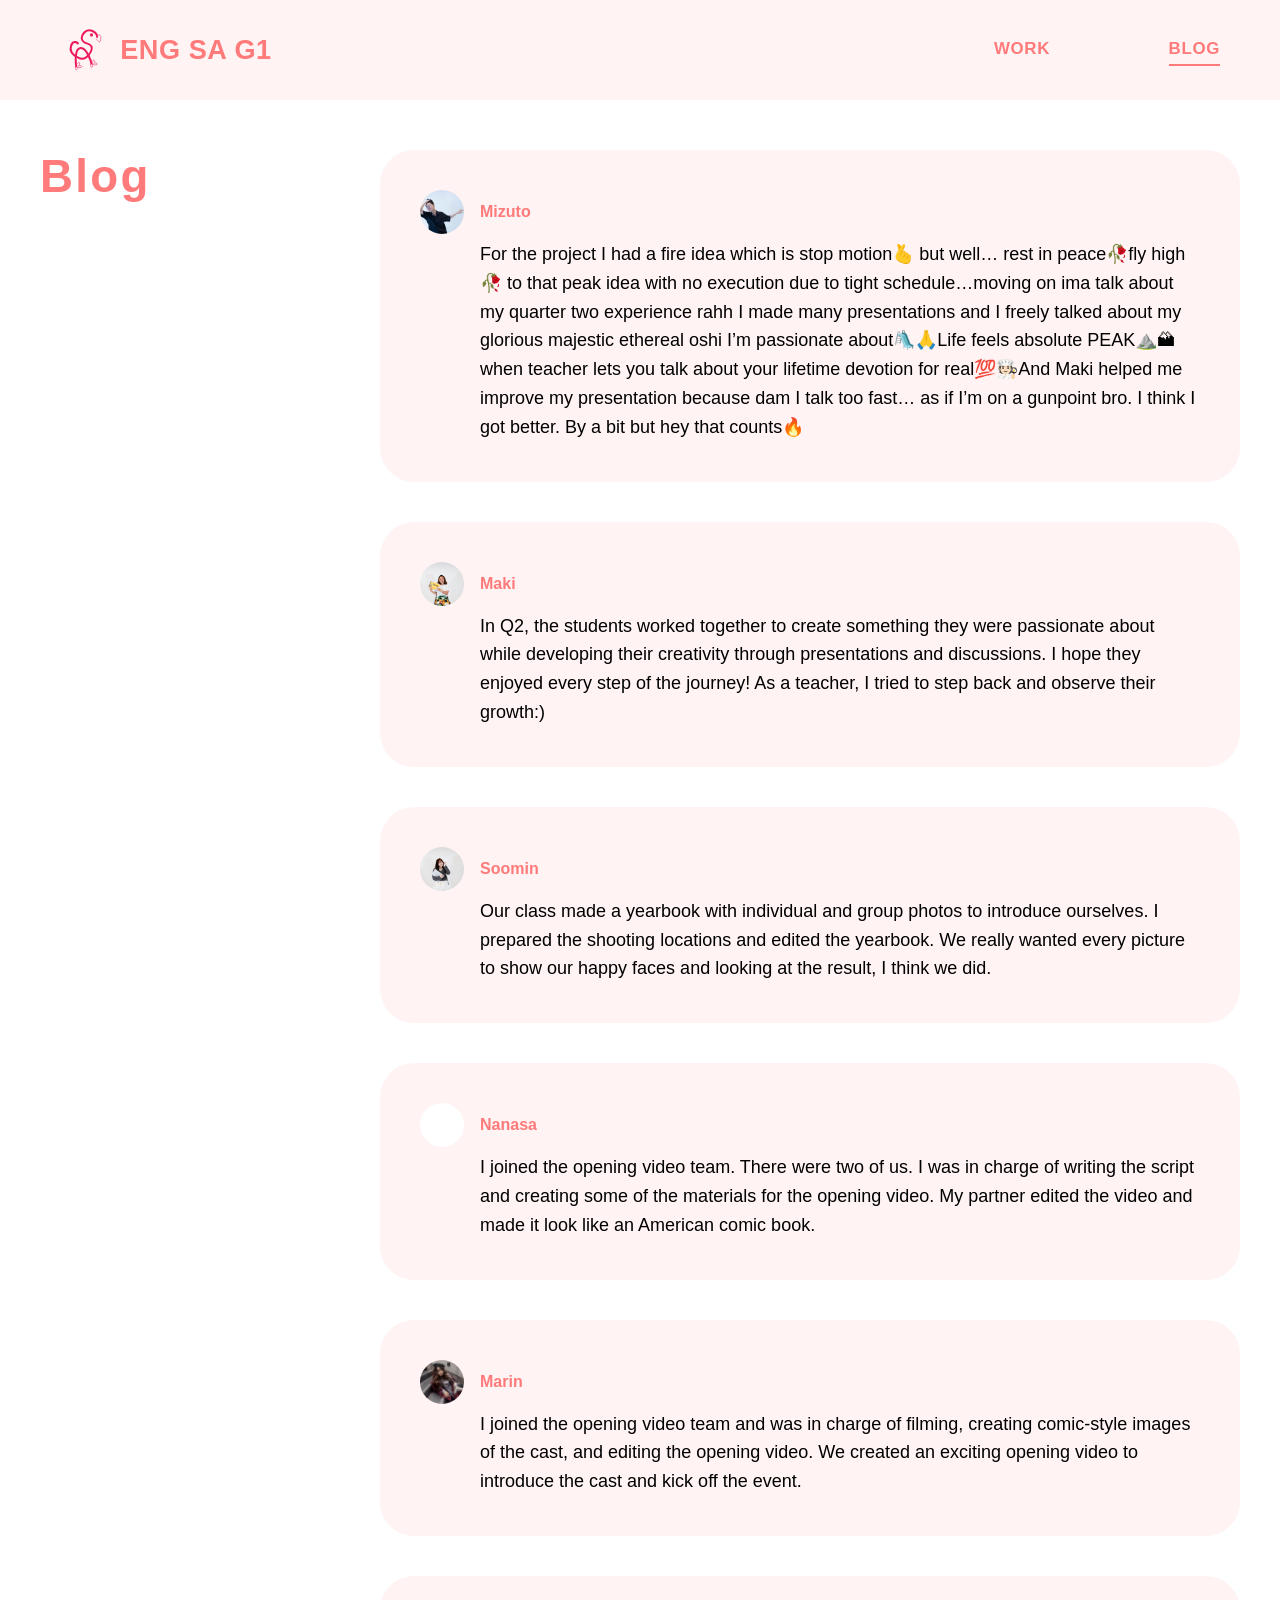
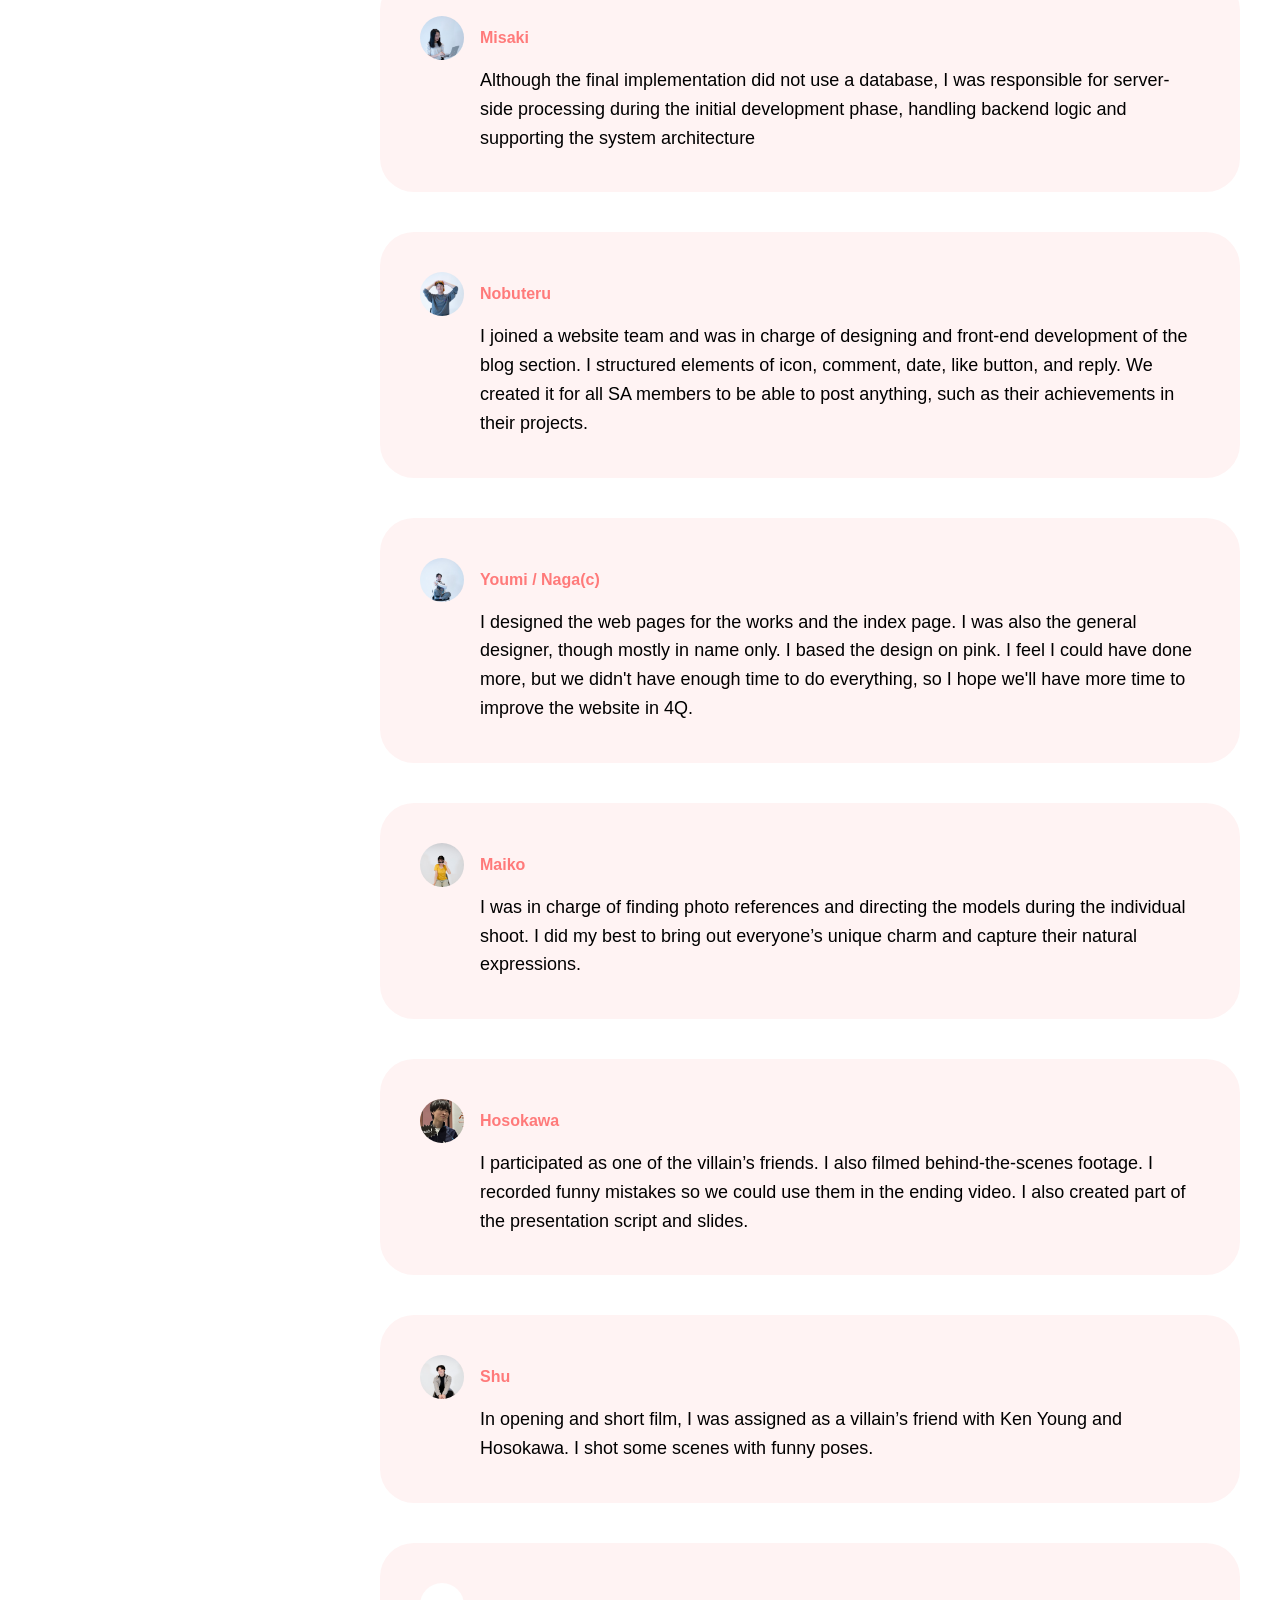
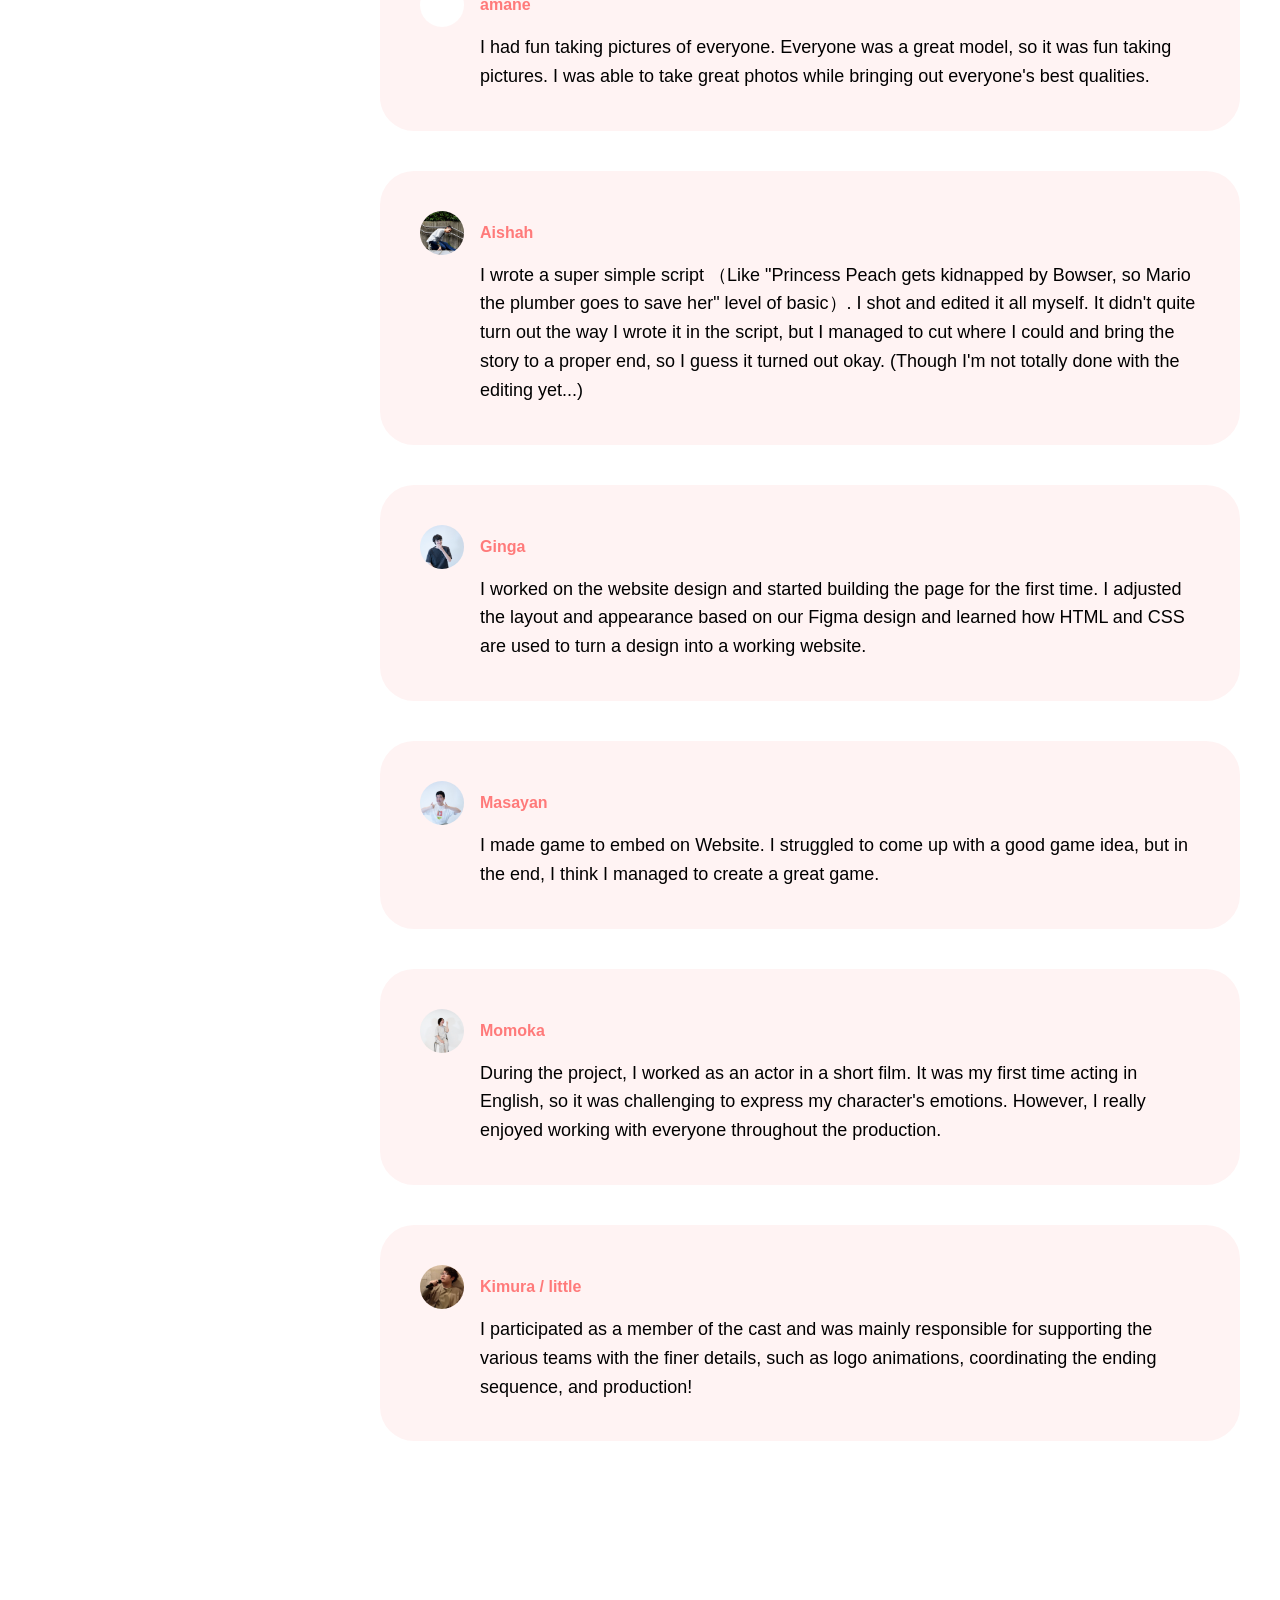
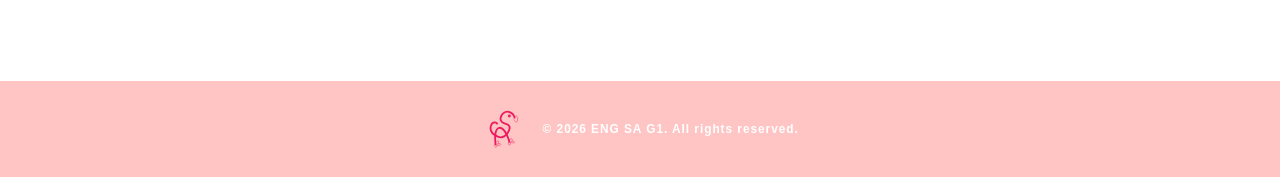
<file: blog.html>
<!doctype html>
<html lang="en">
  <head>
    <meta charset="UTF-8" />
    <meta name="viewport" content="width=device-width, initial-scale=1.0" />
    <title>Blog</title>
    <link rel="stylesheet" href="shared.css" />
    <link rel="stylesheet" href="blog.css" />
  </head>
  <body>
    <header class="site-header">
      <a class="brand" href="index.html"><img class="brand-logo" src="img/sa_logo.svg" alt="">ENG SA G1</a>
      <nav class="site-nav" aria-label="Main navigation">
        <a href="works.html">WORK</a>
        <a href="blog.html" aria-current="page">BLOG</a>
      </nav>
    </header>
    <div class="main-wrapper">
      <div class="page-heading">
        <h1>Blog</h1>
      </div>

      <div class="content-area">
        <div class="timeline-container">
          <div class="comment-item parent">
            <div class="user-info">
              <img src="img/members/mizuto.jpg" alt="Mizuto" class="avatar" />
              <div class="username">Mizuto</div>
            </div>
            <div class="comment-content-body">
              <div class="text-and-time">
                <p class="comment-text">For the project I had a fire idea which is stop motion🫰 but well… rest in peace🥀fly high🥀 to that peak idea with no execution due to tight schedule…moving on ima talk about my quarter two experience rahh I made many presentations and I freely talked about my glorious majestic ethereal oshi I’m passionate about🛝🙏Life feels absolute PEAK⛰️🏔 when teacher lets you talk about your lifetime devotion for real💯🧑🏻‍🍳And Maki helped me improve my presentation because dam I talk too fast… as if I’m on a gunpoint bro. I think I got better. By a bit but hey that counts🔥</p>
              </div>
            </div>
          </div>
        </div>

        <div class="timeline-container">
          <div class="comment-item parent">
            <div class="user-info">
              <img src="img/members/maki.jpg" alt="Maki" class="avatar" />
              <div class="username">Maki</div>
            </div>
            <div class="comment-content-body">
              <div class="text-and-time">
                <p class="comment-text">In Q2, the students worked together to create something they were passionate about while developing their creativity through presentations and discussions. I hope they enjoyed every step of the journey! As a teacher, I tried to step back and observe their growth:)</p>
              </div>
            </div>
          </div>
        </div>

        <div class="timeline-container">
          <div class="comment-item parent">
            <div class="user-info">
              <img src="img/members/soomin.jpg" alt="Soomin" class="avatar" />
              <div class="username">Soomin</div>
            </div>
            <div class="comment-content-body">
              <div class="text-and-time">
                <p class="comment-text">Our class made a yearbook with individual and group photos to introduce ourselves. I prepared the shooting locations and edited the yearbook. We really wanted every picture to show our happy faces and looking at the result, I think we did.</p>
              </div>
            </div>
          </div>
        </div>

        <div class="timeline-container">
          <div class="comment-item parent">
            <div class="user-info">
              <div class="avatar" aria-hidden="true"></div>
              <div class="username">Nanasa</div>
            </div>
            <div class="comment-content-body">
              <div class="text-and-time">
                <p class="comment-text">I joined the opening video team. There were two of us. I was in charge of writing the script and creating some of the materials for the opening video. My partner edited the video and made it look like an American comic book.</p>
              </div>
            </div>
          </div>
        </div>

        <div class="timeline-container">
          <div class="comment-item parent">
            <div class="user-info">
              <img src="img/members/marin.jpg" alt="Marin" class="avatar" />
              <div class="username">Marin</div>
            </div>
            <div class="comment-content-body">
              <div class="text-and-time">
                <p class="comment-text">I joined the opening video team and was in charge of filming, creating comic-style images of the cast, and editing the opening video. We created an exciting opening video to introduce the cast and kick off the event.</p>
              </div>
            </div>
          </div>
        </div>

        <div class="timeline-container">
          <div class="comment-item parent">
            <div class="user-info">
              <img src="img/members/misaki.jpg" alt="Misaki" class="avatar" />
              <div class="username">Misaki</div>
            </div>
            <div class="comment-content-body">
              <div class="text-and-time">
                <p class="comment-text">Although the final implementation did not use a database, I was responsible for server-side processing during the initial development phase, handling backend logic and supporting the system architecture</p>
              </div>
            </div>
          </div>
        </div>

        <div class="timeline-container">
          <div class="comment-item parent">
            <div class="user-info">
              <img src="img/members/nobu.jpg" alt="Nobuteru" class="avatar" />
              <div class="username">Nobuteru</div>
            </div>
            <div class="comment-content-body">
              <div class="text-and-time">
                <p class="comment-text">I joined a website team and was in charge of designing and front-end development of the blog section. I structured elements of icon, comment, date, like button, and reply. We created it for all SA members to be able to post anything, such as their achievements in their projects.</p>
              </div>
            </div>
          </div>
        </div>

        <div class="timeline-container">
          <div class="comment-item parent">
            <div class="user-info">
              <img src="img/members/youmi.jpg" alt="Youmi" class="avatar" />
              <div class="username">Youmi / Naga(c)</div>
            </div>
            <div class="comment-content-body">
              <div class="text-and-time">
                <p class="comment-text">I designed the web pages for the works and the index page. I was also the general designer, though mostly in name only. I based the design on pink. I feel I could have done more, but we didn't have enough time to do everything, so I hope we'll have more time to improve the website in 4Q.</p>
              </div>
            </div>
          </div>
        </div>

        <div class="timeline-container">
          <div class="comment-item parent">
            <div class="user-info">
              <img src="img/members/maiko.jpg" alt="Maiko" class="avatar" />
              <div class="username">Maiko</div>
            </div>
            <div class="comment-content-body">
              <div class="text-and-time">
                <p class="comment-text">I was in charge of finding photo references and directing the models during the individual shoot. I did my best to bring out everyone’s unique charm and capture their natural expressions.</p>
              </div>
            </div>
          </div>
        </div>

        <div class="timeline-container">
          <div class="comment-item parent">
            <div class="user-info">
              <img src="img/members/hosokawa.jpg" alt="Hosokawa" class="avatar" />
              <div class="username">Hosokawa</div>
            </div>
            <div class="comment-content-body">
              <div class="text-and-time">
                <p class="comment-text">I participated as one of the villain’s friends. I also filmed behind-the-scenes footage. I recorded funny mistakes so we could use them in the ending video. I also created part of the presentation script and slides.</p>
              </div>
            </div>
          </div>
        </div>

        <div class="timeline-container">
          <div class="comment-item parent">
            <div class="user-info">
              <img src="img/members/shu.jpg" alt="Shu" class="avatar" />
              <div class="username">Shu</div>
            </div>
            <div class="comment-content-body">
              <div class="text-and-time">
                <p class="comment-text">In opening and short film, I was assigned as a villain’s friend with Ken Young and Hosokawa. I shot some scenes with funny poses.</p>
              </div>
            </div>
          </div>
        </div>

        <div class="timeline-container">
          <div class="comment-item parent">
            <div class="user-info">
              <div class="avatar" aria-hidden="true"></div>
              <div class="username">amane</div>
            </div>
            <div class="comment-content-body">
              <div class="text-and-time">
                <p class="comment-text">I had fun taking pictures of everyone. Everyone was a great model, so it was fun taking pictures. I was able to take great photos while bringing out everyone's best qualities.</p>
              </div>
            </div>
          </div>
        </div>

        <div class="timeline-container">
          <div class="comment-item parent">
            <div class="user-info">
              <img src="img/members/aishah.jpg" alt="Aishah" class="avatar" />
              <div class="username">Aishah</div>
            </div>
            <div class="comment-content-body">
              <div class="text-and-time">
                <p class="comment-text">I wrote a super simple script （Like "Princess Peach gets kidnapped by Bowser, so Mario the plumber goes to save her" level of basic）. I shot and edited it all myself. It didn't quite turn out the way I wrote it in the script, but I managed to cut where I could and bring the story to a proper end, so I guess it turned out okay. (Though I'm not totally done with the editing yet...)</p>
              </div>
            </div>
          </div>
        </div>

        <div class="timeline-container">
          <div class="comment-item parent">
            <div class="user-info">
              <img src="img/members/ginga.jpg" alt="Ginga" class="avatar" />
              <div class="username">Ginga</div>
            </div>
            <div class="comment-content-body">
              <div class="text-and-time">
                <p class="comment-text">I worked on the website design and started building the page for the first time. I adjusted the layout and appearance based on our Figma design and learned how HTML and CSS are used to turn a design into a working website.</p>
              </div>
            </div>
          </div>
        </div>

        <div class="timeline-container">
          <div class="comment-item parent">
            <div class="user-info">
              <img src="img/members/masayan.jpg" alt="Masayan" class="avatar" />
              <div class="username">Masayan</div>
            </div>
            <div class="comment-content-body">
              <div class="text-and-time">
                <p class="comment-text">I made game to embed on Website. I struggled to come up with a good game idea, but in the end, I think I managed to create a great game.</p>
              </div>
            </div>
          </div>
        </div>

        <div class="timeline-container">
          <div class="comment-item parent">
            <div class="user-info">
              <img src="img/members/momoka.jpg" alt="Momoka" class="avatar" />
              <div class="username">Momoka</div>
            </div>
            <div class="comment-content-body">
              <div class="text-and-time">
                <p class="comment-text">During the project, I worked as an actor in a short film. It was my first time acting in English, so it was challenging to express my character's emotions. However, I really enjoyed working with everyone throughout the production.</p>
              </div>
            </div>
          </div>
        </div>

        <div class="timeline-container">
          <div class="comment-item parent">
            <div class="user-info">
              <img src="img/members/kimura.jpg" alt="Kimura/little" class="avatar" />
              <div class="username">Kimura / little</div>
            </div>
            <div class="comment-content-body">
              <div class="text-and-time">
                <p class="comment-text">I participated as a member of the cast and was mainly responsible for supporting the various teams with the finer details, such as logo animations, coordinating the ending sequence, and production!</p>
              </div>
            </div>
          </div>
        </div>
      </div>
    </div>
    <footer class="site-footer">
  <img class="footer-logo" src="img/sa_logo.svg" alt="ENG SA G1 logo">
  <small>&copy; 2026 ENG SA G1. All rights reserved.</small>
</footer>
  </body>
</html>
</file>
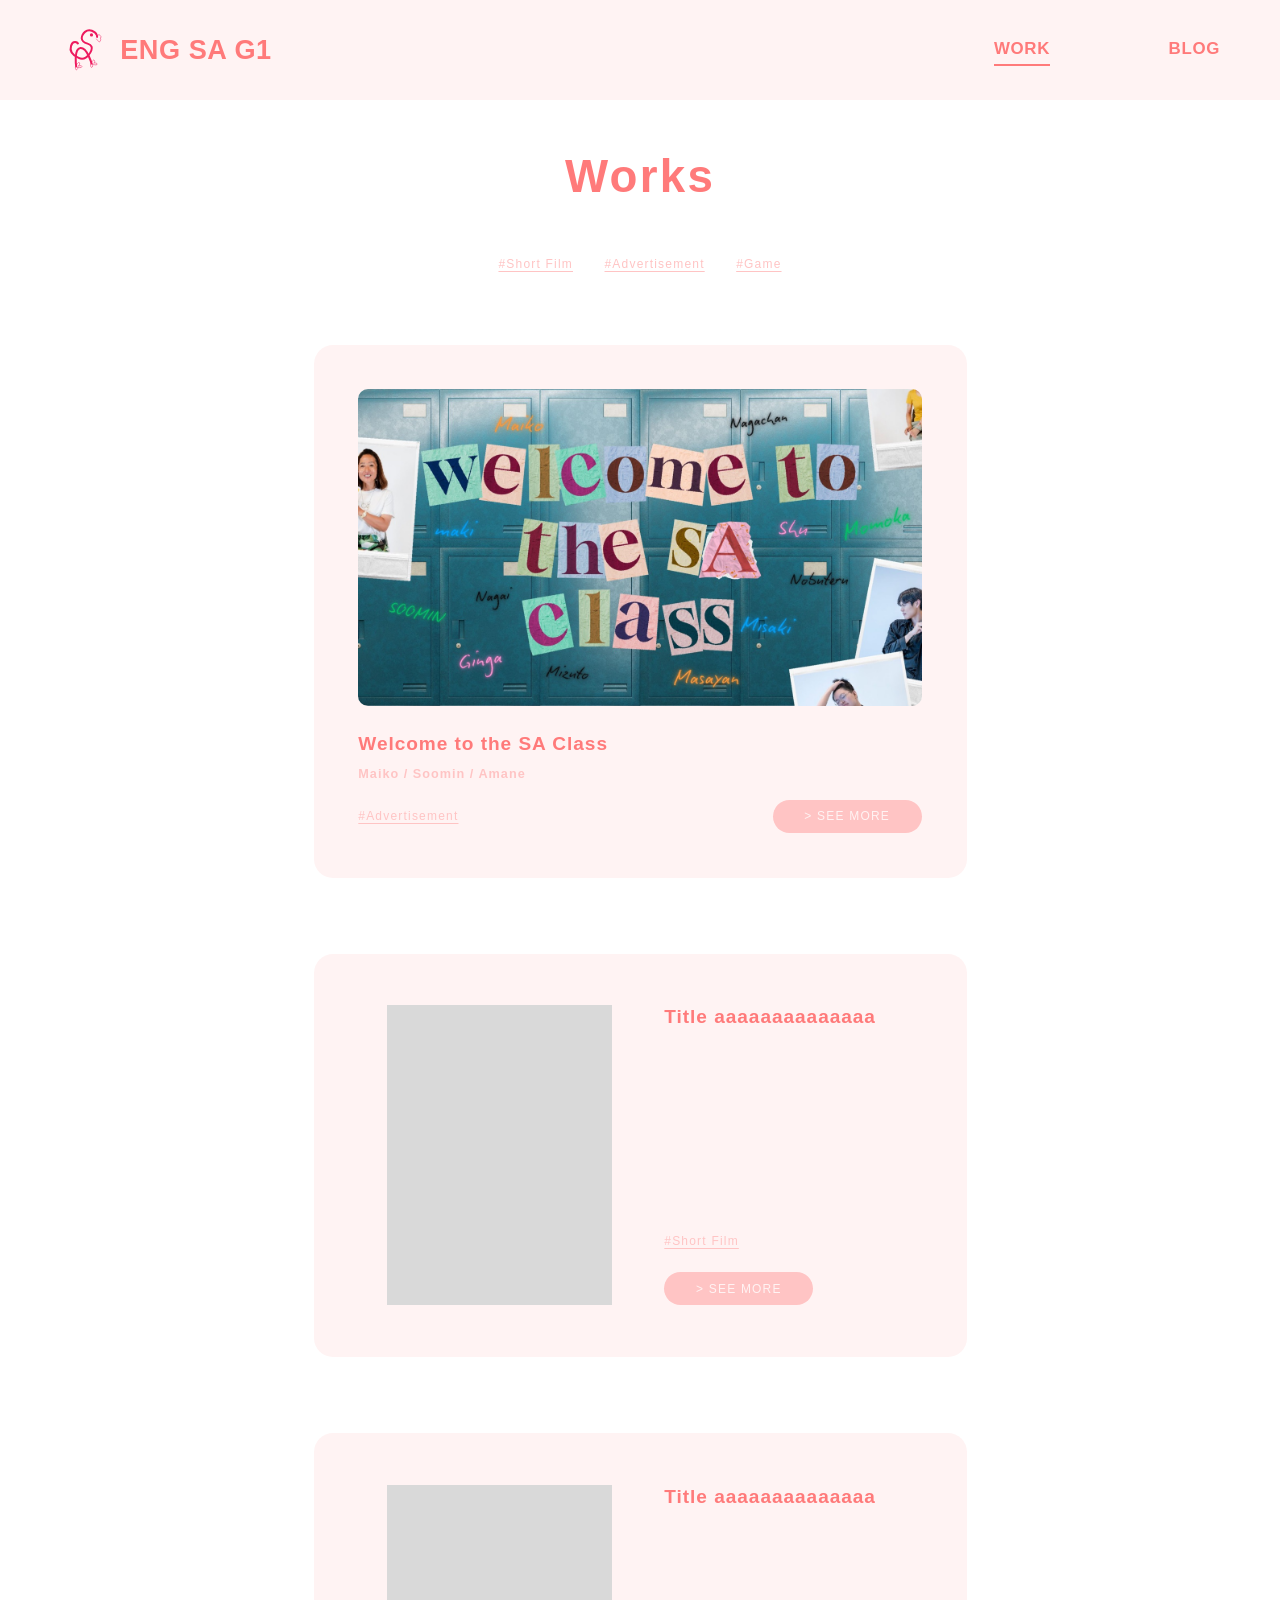
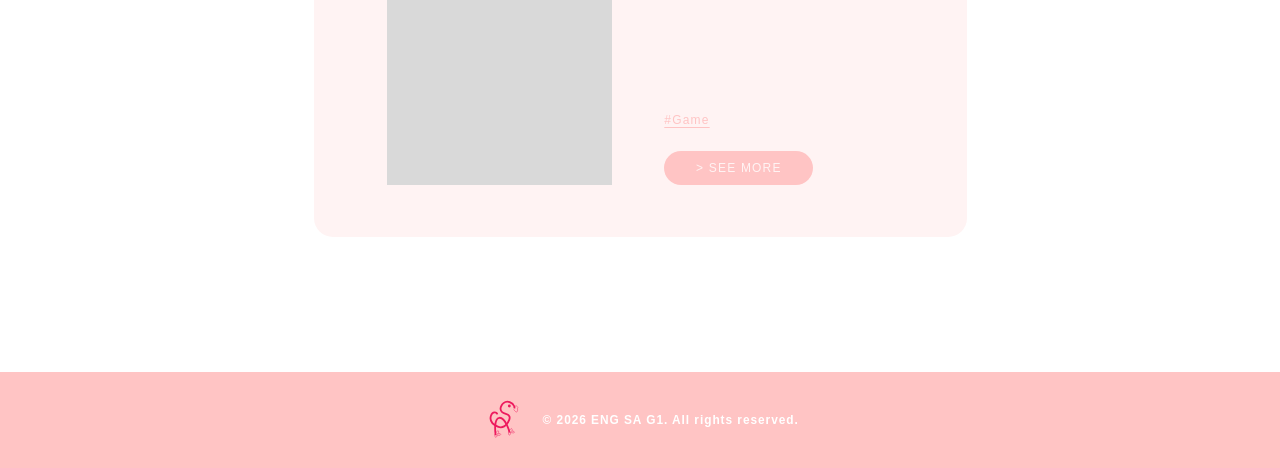
<file: works.html>
<!doctype html>
<html lang="en">
<head>
  <meta charset="UTF-8"><meta name="viewport" content="width=device-width, initial-scale=1">
  <title>Works — Portfolio</title><link rel="stylesheet" href="shared.css"><link rel="stylesheet" href="works.css">
</head>
<body>
<header class="site-header">
  <a class="brand" href="index.html"><img class="brand-logo" src="img/sa_logo.svg" alt="">ENG SA G1</a>
  <nav class="site-nav" aria-label="Main navigation">
    <a href="works.html" aria-current="page">WORK</a>
    <a href="blog.html">BLOG</a>
  </nav>
</header>
<main class="page">
  <header><h1>Works</h1><nav class="filters" aria-label="Work categories">
    <a href="#short-film">#Short Film</a>
    <a href="#advertisement">#Advertisement</a><a href="#game">#Game</a>
  </nav></header>
  <section class="works" aria-label="Works">
    <article class="card card--landscape" id="advertisement">
      <img class="thumb thumb--contain" src="img/works/advertisement/page-1.jpg"
           alt="Welcome to the SA Class — advertisement page 1">
      <div class="content"><h2>Welcome to the SA Class</h2>
      <p class="card-members">Maiko / Soomin / Amane</p>
      <div class="action">
        <a class="tag" href="#advertisement">#Advertisement</a>
        <button class="button" type="button" data-open-modal="work-modal-ad">&gt; SEE MORE</button>
      </div></div>
    </article>
    <article class="card" id="short-film">
      <div class="thumb" role="img" aria-label="Film work thumbnail"></div>
      <div class="content"><h2>Title aaaaaaaaaaaaaa</h2><div class="action">
        <a class="tag" href="#short-film">#Short Film</a>
        <a class="button" href="#">&gt; SEE MORE</a>
      </div></div>
    </article>
    <article class="card" id="game">
      <div class="thumb" role="img" aria-label="Game work thumbnail"></div>
      <div class="content"><h2>Title aaaaaaaaaaaaaa</h2><div class="action">
        <a class="tag" href="#game">#Game</a><a class="button" href="#">&gt; SEE MORE</a>
      </div></div>
    </article>
  </section>
</main>
<footer class="site-footer">
  <img class="footer-logo" src="img/sa_logo.svg" alt="ENG SA G1 logo">
  <small>&copy; 2026 ENG SA G1. All rights reserved.</small>
</footer>
<div class="work-modal" id="work-modal-ad" hidden>
  <div class="work-modal__backdrop" data-modal-close></div>
  <div class="work-modal__panel" role="dialog" aria-modal="true" aria-labelledby="work-modal-ad-title">
    <button class="work-modal__close" type="button" data-modal-close aria-label="Close">&#215;</button>
    <h2 class="work-modal__title" id="work-modal-ad-title">Welcome to the SA Class</h2>
    <p class="work-modal__members">Maiko / Soomin / Amane</p>
    <p class="work-modal__desc">A collage-style advertisement introducing the ENG SA G1 class,
      featuring photos of all the members.</p>
    <div class="work-modal__viewer">
      <button class="work-modal__nav work-modal__nav--prev" type="button" aria-label="Previous page">&#8249;</button>
      <div class="work-modal__stage">
        <img src="img/works/advertisement/page-1.jpg" alt="Welcome to the SA Class — page 1" class="is-current">
        <img src="img/works/advertisement/page-2.jpg" alt="Welcome to the SA Class — page 2">
        <img src="img/works/advertisement/page-3.jpg" alt="Welcome to the SA Class — page 3">
        <img src="img/works/advertisement/page-4.jpg" alt="Welcome to the SA Class — page 4">
      </div>
      <button class="work-modal__nav work-modal__nav--next" type="button" aria-label="Next page">&#8250;</button>
    </div>
    <p class="work-modal__counter">1 / 4</p>
  </div>
</div>
<script src="script.js" defer></script>
</body>
</html>
</file>
<file: shared.css>
/* Shared header bar — Figma node 246:2 (ENG SA G1 / WORK / BLOG) */

:root {
  --header-h: clamp(76px, 7.8vw, 118px);
}

.site-header {
  position: fixed;
  z-index: 100;
  top: 0;
  right: 0;
  left: 0;
  display: flex;
  align-items: center;
  justify-content: space-between;
  height: var(--header-h);
  padding-inline: max(20px, calc((100% - 1160px) / 2));
  background: #fff3f3;
}

.site-header a {
  color: #ff7a7a;
  font-family: -apple-system, BlinkMacSystemFont, "SF Pro Display", "Inter", "Helvetica Neue", Arial, sans-serif;
  font-weight: 700;
  text-decoration: none;
}

.brand {
  display: flex;
  align-items: center;
  gap: clamp(8px, 0.8vw, 12px);
  font-size: clamp(20px, 2.12vw, 32px);
  line-height: 1;
  letter-spacing: .02em;
  white-space: nowrap;
}

.brand-logo {
  width: clamp(40px, 3.9vw, 60px);
  height: auto;
}

.site-nav {
  display: flex;
  align-items: center;
  gap: clamp(28px, 9.26vw, 140px);
}

.site-nav a {
  position: relative;
  padding: 8px 0;
  font-size: clamp(13px, 1.32vw, 20px);
  line-height: 1;
  letter-spacing: .04em;
}

.site-nav a::after {
  content: "";
  position: absolute;
  right: 0;
  bottom: 0;
  left: 0;
  height: 2px;
  background: currentColor;
  transform: scaleX(0);
  transform-origin: right;
  transition: transform 160ms ease;
}

.site-nav a:hover::after,
.site-nav a[aria-current="page"]::after {
  transform: scaleX(1);
  transform-origin: left;
}

.brand:focus-visible,
.site-nav a:focus-visible {
  outline: 3px solid #ff7a7a;
  outline-offset: 3px;
}

@media (max-width: 520px) {
  .site-nav { gap: 22px; }
}

/* Shared slim pink footer */
.site-footer {
  display: flex;
  align-items: center;
  justify-content: center;
  gap: clamp(12px, 1.3vw, 20px);
  padding: clamp(18px, 2vw, 30px) 16px;
  background: #ffc4c4;
}

.footer-logo {
  width: clamp(36px, 3.5vw, 54px);
  height: auto;
}

.site-footer small {
  color: #fff;
  font-family: -apple-system, BlinkMacSystemFont, "SF Pro Display", "Helvetica Neue", Arial, sans-serif;
  font-size: clamp(11px, 0.93vw, 14px);
  font-weight: 700;
  letter-spacing: .08em;
}
</file>
<file: blog.css>
:root {
  --accent: #ff7a7a;
  --soft: #ffc4c4;
  --surface: #fff3f3;
  --placeholder: #d9d9d9;
  --text: #000;
  font-family: -apple-system, BlinkMacSystemFont, 'SF Pro Display', 'Helvetica Neue', Arial, sans-serif;
  color: var(--accent);
  font-synthesis: none;
}

* {
  box-sizing: border-box;
}

html {
  scroll-behavior: smooth;
}

body {
  min-width: 320px;
  margin: 0;
  background: #fff;
}

a {
  color: inherit;
}

.main-wrapper {
  width: min(100%, 1280px);
  margin: auto;
  padding: 150px 40px 240px;
  display: flex;
  gap: 60px;
  align-items: flex-start;
}

.page-heading {
  flex: 0 0 280px;
}

h1 {
  margin: 0;
  font-size: clamp(28px, 3.57vw, 54px);
  line-height: 1.2;
  letter-spacing: 0.05em;
  color: var(--accent);
}

.content-area {
  display: flex;
  flex-direction: column;
  gap: 40px;
  flex: 1;
}

.timeline-container {
  position: relative;
  background: var(--surface);
  border-radius: 34px;
  padding: 40px;
}

.vertical-line {
  position: absolute;
  top: 62px;
  bottom: 112px;
  left: 62px;
  width: 3px;
  background: var(--soft);
  z-index: 1;
}

.comment-item {
  position: relative;
  z-index: 2;
  margin-bottom: 30px;
}

.comment-item:last-child {
  margin-bottom: 0;
}

.comment-item.reply {
  margin-left: 60px;
}

.comment-item.reply::before {
  content: '';
  position: absolute;
  top: 22px;
  left: -34px;
  width: 32px;
  height: 3px;
  background: var(--soft);
}

.user-info {
  display: flex;
  align-items: center;
  gap: 16px;
  margin-bottom: 6px;
}

.avatar {
  width: 44px;
  height: 44px;
  border-radius: 50%;
  background: #fff;
  object-fit: cover;
}

.username {
  font-weight: 700;
  font-size: 16px;
  color: var(--accent);
}

.comment-content-body {
  margin-left: 60px;
  display: flex;
  justify-content: space-between;
  align-items: flex-start;
  gap: 20px;
}

.text-and-time {
  display: flex;
  flex-direction: column;
  gap: 6px;
}

.comment-text {
  margin: 0;
  font-size: 18px;
  line-height: 1.6;
  color: var(--text);
  font-weight: 500;
}

time {
  font-size: 12px;
  color: var(--soft);
}



@media (max-width: 1100px) {
  .main-wrapper {
    padding-inline: 32px;
    gap: 48px;
  }

  .page-heading {
    flex-basis: 220px;
  }

  .timeline-container {
    padding: 36px;
  }

  .vertical-line {
    left: 52px;
  }
}

@media (max-width: 760px) {
  .main-wrapper {
    flex-direction: column;
    padding: 130px 20px 120px;
    gap: 30px;
  }

  .page-heading {
    flex-basis: auto;
  }

  .timeline-container {
    padding: 30px 22px;
    border-radius: 24px;
  }

  .vertical-line {
    top: 44px;
    bottom: 110px;
    left: 36px;
  }

  .comment-item,
  .comment-item.reply {
    margin-left: 0;
  }

  .comment-item.reply::before {
    display: none;
  }

  .user-info {
    margin-bottom: 12px;
  }

  .comment-content-body {
    margin-left: 0;
    flex-direction: column;
    gap: 10px;
  }

}
</file>
<file: works.css>
/* Works — Figma node 1:13, content scaled to 75% (cards 872x563, content width 870)
   Side padding per Design Rules page: 100px desktop / 50px mobile */

:root {
  --accent: #ff7a7a;
  --soft: #ffc4c4;
  --surface: #fff3f3;
  --gray: #d9d9d9;
  font-family: -apple-system, BlinkMacSystemFont, "SF Pro Display", "Helvetica Neue", Arial, sans-serif;
  color: var(--accent);
  font-synthesis: none;
}

* { box-sizing: border-box; }
html { scroll-behavior: smooth; }
body { min-width: 320px; margin: 0; background: #fff; }
a { color: inherit; }

.page {
  width: min(100%, 853px);
  margin: auto;
  padding: 150px 100px 135px;
}

header { position: relative; text-align: center; }

h1 {
  margin: 0;
  font-size: clamp(28px, 3.57vw, 54px);
  font-weight: 700;
  line-height: 1.2;
  letter-spacing: .05em;
}

.filters {
  display: flex;
  justify-content: center;
  gap: clamp(14px, 2.46vw, 38px);
  margin-top: clamp(27px, 4.1vw, 62px);
  color: var(--soft);
  font-size: clamp(12px, 0.89vw, 14px);
  letter-spacing: .1em;
}

.filters a, .tag { text-underline-offset: 3px; }

.works {
  display: grid;
  gap: clamp(36px, 5.95vw, 90px);
  width: min(100%, 653px);
  margin: clamp(40px, 5.73vw, 87px) auto 0;
}

/* Card: 75% of Figma 1162x750 — thumb 300x400, text column offset preserved */
.card {
  position: relative;
  display: grid;
  grid-template-columns: minmax(150px, 225px) 1fr;
  gap: clamp(27px, 4.06vw, 62px);
  padding: clamp(27px, 4.02vw, 61px)
           clamp(16px, 2.46vw, 38px)
           clamp(27px, 4.06vw, 62px)
           clamp(32px, 5.77vw, 87px);
  background: var(--surface);
  border-radius: clamp(14px, 1.49vw, 23px);
}

.thumb {
  display: block;
  width: 100%;
  aspect-ratio: 400 / 533;
  background: var(--gray);
  object-fit: cover;
}

/* Landscape works (e.g. slide decks): thumbnail keeps its own aspect
   ratio and the card height shrinks to fit it */
.thumb--contain {
  aspect-ratio: auto;
  height: auto;
  object-fit: contain;
  background: #fff;
  border-radius: 10px;
}

/* Landscape card: big thumbnail on top, text below, height fits content */
.card--landscape {
  display: flex;
  flex-direction: column;
  gap: clamp(16px, 2vw, 28px);
  padding: clamp(24px, 3.5vw, 52px);
}

.card--landscape .action {
  flex-direction: row;
  align-items: center;
  justify-content: space-between;
  width: 100%;
  margin-top: clamp(12px, 1.5vw, 22px);
}

.content { display: flex; flex-direction: column; min-width: 0; }

.content h2 {
  margin: 0;
  font-size: clamp(16px, 1.49vw, 23px);
  line-height: 1.3;
  letter-spacing: .05em;
  overflow-wrap: anywhere;
}

.card-members {
  margin: 10px 0 0;
  color: var(--soft);
  font-size: clamp(12px, 0.99vw, 15px);
  font-weight: 700;
  letter-spacing: .08em;
}

.action {
  display: flex;
  flex-direction: column;
  align-items: flex-start;
  gap: clamp(16px, 1.86vw, 29px);
  margin-top: auto;
}

.tags { display: flex; gap: 20px; }

.tag {
  color: var(--soft);
  font-size: clamp(12px, 0.89vw, 14px);
  line-height: 1.2;
  letter-spacing: .1em;
  white-space: nowrap;
}

.button {
  display: grid;
  place-items: center;
  border: 0;
  font-family: inherit;
  cursor: pointer;
  width: clamp(124px, 11.65vw, 176px);
  height: clamp(29px, 2.6vw, 40px);
  color: var(--surface);
  background: var(--soft);
  border-radius: 999px;
  font-size: clamp(12px, 0.89vw, 14px);
  letter-spacing: .1em;
  text-decoration: none;
  transition: .16s ease;
}

.button:hover { color: #fff; background: var(--accent); transform: translateY(-2px); }

.button:focus-visible,
.filters a:focus-visible,
.tag:focus-visible {
  outline: 3px solid var(--accent);
  outline-offset: 5px;
}

@media (max-width: 1100px) {
  .card { grid-template-columns: minmax(135px, 195px) 1fr; }
  .tags { flex-direction: column; gap: 12px; }
}

@media (max-width: 760px) {
  .page { padding: 130px 50px 100px; }
  .filters { flex-wrap: wrap; gap: 12px 18px; }
  .card { display: block; padding: 26px; }
  .thumb { width: min(100%, 225px); margin: auto; }
  .card--landscape { padding: 26px; }
  .card--landscape .thumb { width: 100%; max-width: none; }
  .card--landscape .action { flex-direction: column; align-items: flex-start; }
  .content { margin-top: 28px; }
  .content h2 { overflow-wrap: anywhere; white-space: normal; }
  .action { margin-top: 40px; }
  .tags { flex-flow: row wrap; }
  .button { width: min(100%, 170px); height: 40px; font-size: 13px; }
}

/* Work modal: all pages + description */
.work-modal {
  position: fixed;
  inset: 0;
  z-index: 200;
  display: grid;
  place-items: center;
}

.work-modal[hidden] { display: none; }

.work-modal__backdrop {
  position: absolute;
  inset: 0;
  background: rgb(0 0 0 / 45%);
}

.work-modal__panel {
  position: relative;
  width: min(94vw, 1000px);
  max-height: 88svh;
  overflow-y: auto;
  padding: clamp(20px, 2.5vw, 32px);
  background: #fff;
  border-radius: 24px;
  box-shadow: 0 24px 60px rgb(0 0 0 / 25%);
}

.work-modal__close {
  position: absolute;
  top: 14px;
  right: 14px;
  width: 36px;
  height: 36px;
  border: 0;
  border-radius: 50%;
  background: var(--surface);
  color: var(--accent);
  font-size: 20px;
  line-height: 1;
  cursor: pointer;
}

.work-modal__close:hover { background: var(--soft); color: #fff; }

.work-modal__title {
  margin: 0 40px 6px 0;
  color: var(--accent);
  font-size: clamp(20px, 2vw, 28px);
  letter-spacing: .04em;
  white-space: normal;
}

.work-modal__members {
  margin: 0 0 14px;
  color: var(--soft);
  font-size: 14px;
  font-weight: 700;
  letter-spacing: .08em;
}

.work-modal__desc {
  margin: 0 0 18px;
  color: #333;
  font-size: 15px;
  line-height: 1.8;
}

.work-modal__viewer {
  display: grid;
  grid-template-columns: auto 1fr auto;
  align-items: center;
  gap: clamp(8px, 1vw, 14px);
}

.work-modal__stage img {
  display: none;
  width: 100%;
  border-radius: 12px;
}

.work-modal__stage img.is-current { display: block; }

.work-modal__nav {
  width: 40px;
  height: 40px;
  border: 0;
  border-radius: 50%;
  background: var(--surface);
  color: var(--accent);
  font-size: 24px;
  line-height: 1;
  cursor: pointer;
  transition: background-color .16s ease;
}

.work-modal__nav:hover { background: var(--soft); color: #fff; }

.work-modal__counter {
  margin: 12px 0 0;
  color: var(--accent);
  font-size: 14px;
  font-weight: 700;
  letter-spacing: .1em;
  text-align: center;
}

body.modal-open { overflow: hidden; }
</file>
